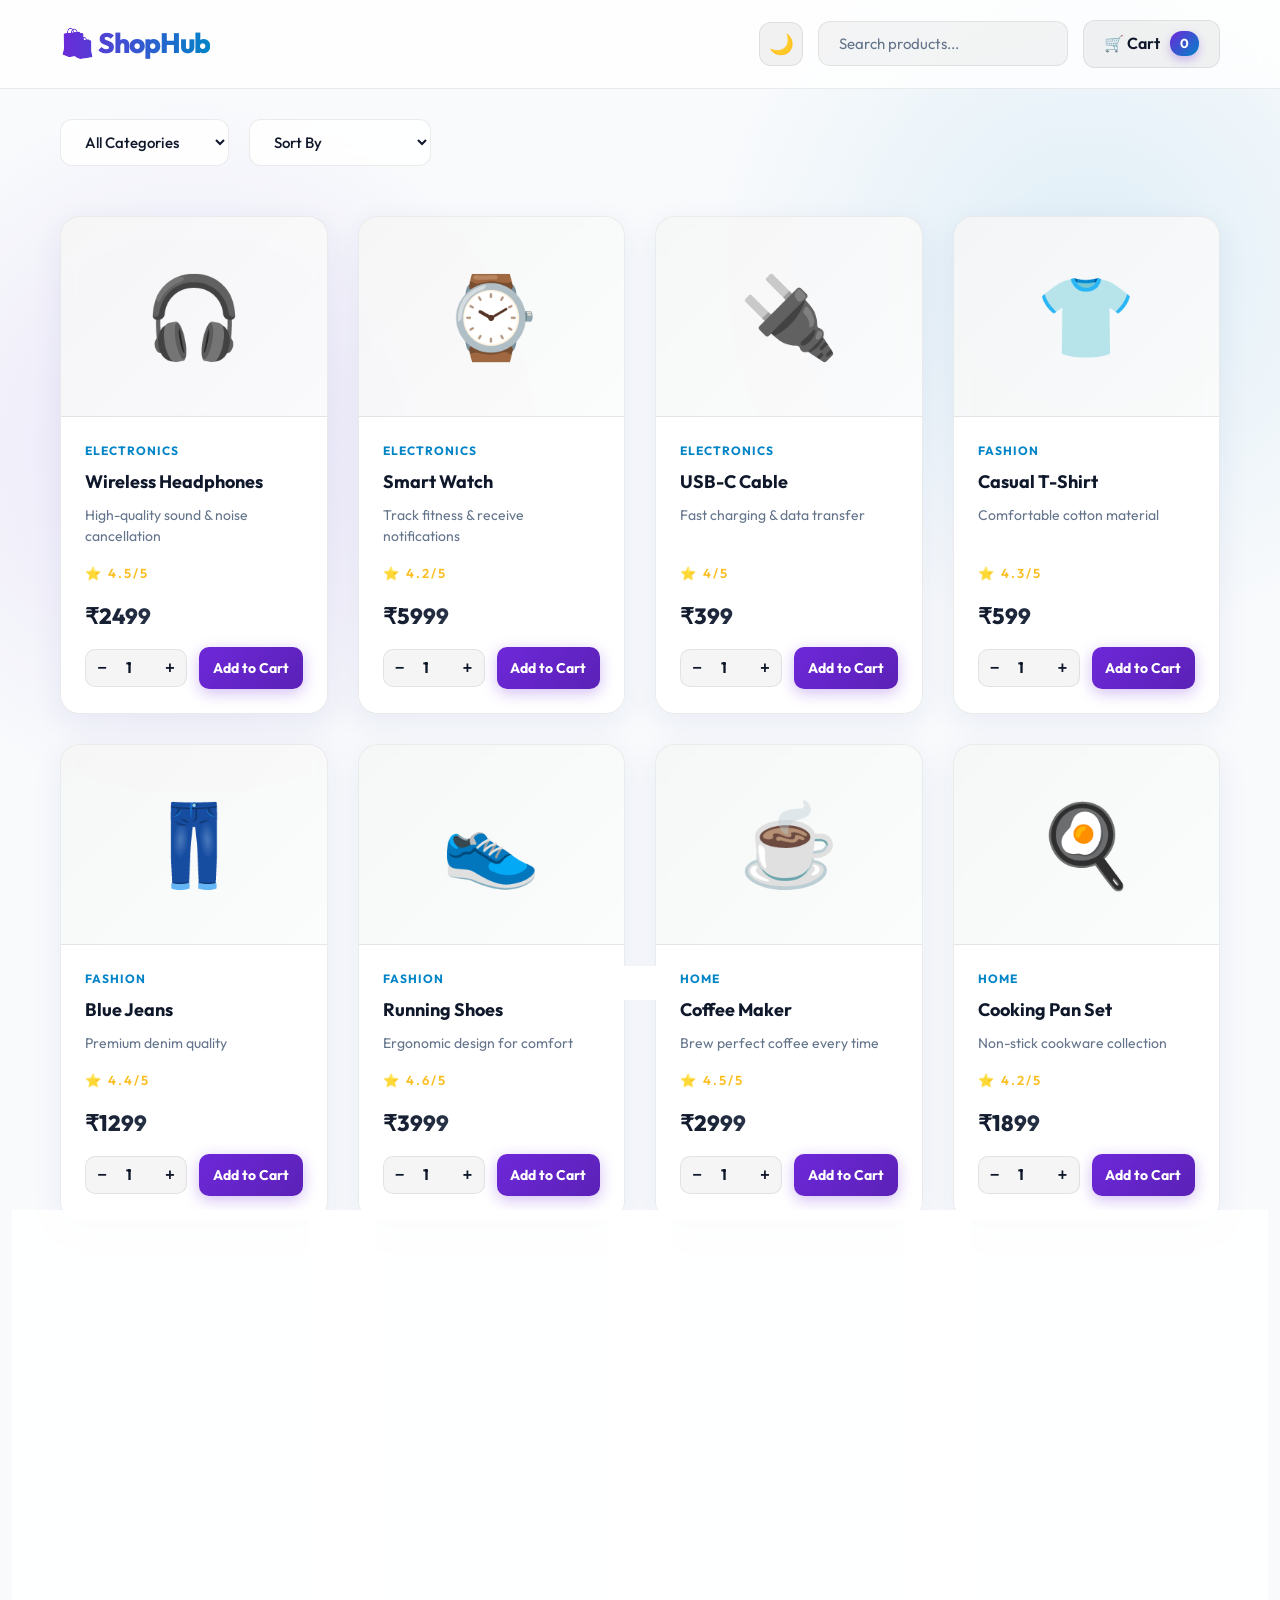
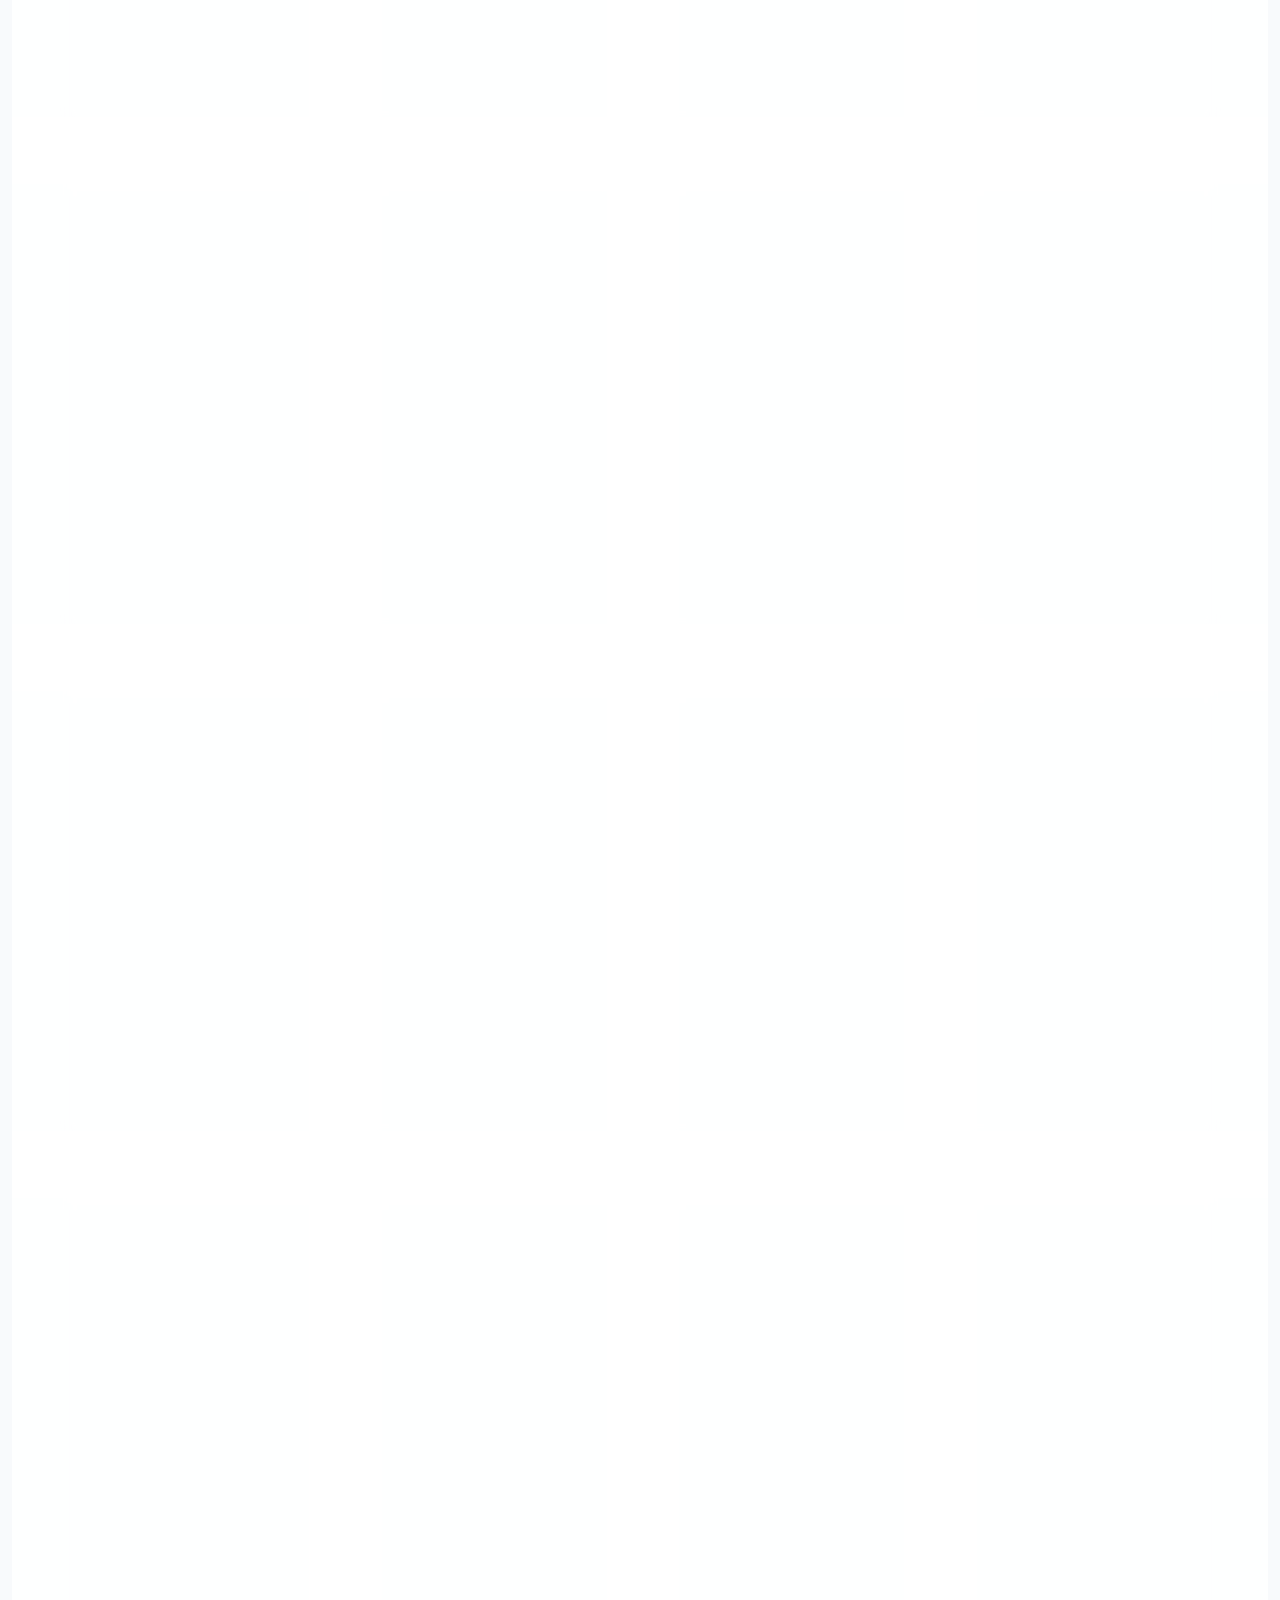
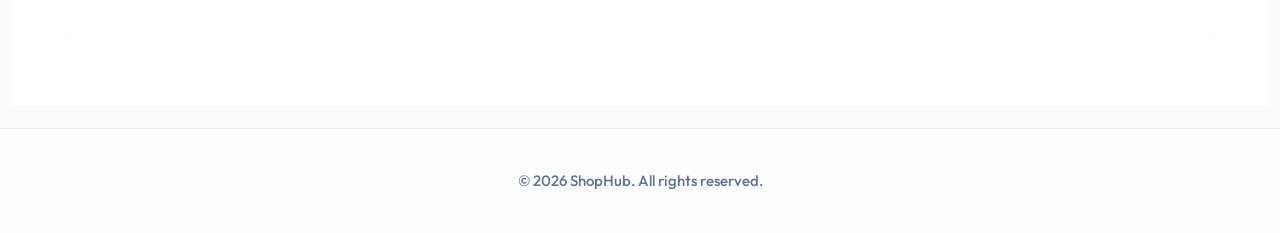
<file: index.html>
<!DOCTYPE html>
<html lang="en">

<head>
    <meta charset="UTF-8">
    <meta name="viewport" content="width=device-width, initial-scale=1.0">
    <title>ShopHub - Online Store</title>
    <link rel="stylesheet" href="style.css">
</head>

<body>
    <!-- Header -->
    <header class="header">
        <div class="container">
            <div class="logo">🛍️ ShopHub</div>
            <div class="nav">
                <button id="themeToggle" class="theme-toggle" aria-label="Toggle Theme">🌙</button>
                <input type="text" id="searchBox" class="search-box" placeholder="Search products...">
                <a href="cart.html" class="cart-link">
                    🛒 Cart <span id="cartCount" class="badge">0</span>
                </a>
            </div>
        </div>
    </header>

    <!-- Filter Section -->
    <section class="filters">
        <div class="container">
            <select id="categoryFilter" class="filter-select">
                <option value="">All Categories</option>
                <option value="electronics">Electronics</option>
                <option value="fashion">Fashion</option>
                <option value="home">Home & Kitchen</option>
                <option value="books">Books</option>
            </select>

            <select id="sortFilter" class="filter-select">
                <option value="">Sort By</option>
                <option value="price-low">Price: Low to High</option>
                <option value="price-high">Price: High to Low</option>
                <option value="name">Product Name</option>
            </select>
        </div>
    </section>

    <!-- Main Content -->
    <main class="container">
        <section class="products">
            <div id="productsList" class="products-grid"></div>
        </section>
    </main>

    <!-- Toast Notification -->
    <div id="toast" class="toast"></div>

    <!-- Footer -->
    <footer class="footer">
        <p>&copy; 2026 ShopHub. All rights reserved.</p>
    </footer>

    <script src="script.js"></script>
</body>

</html>
</file>
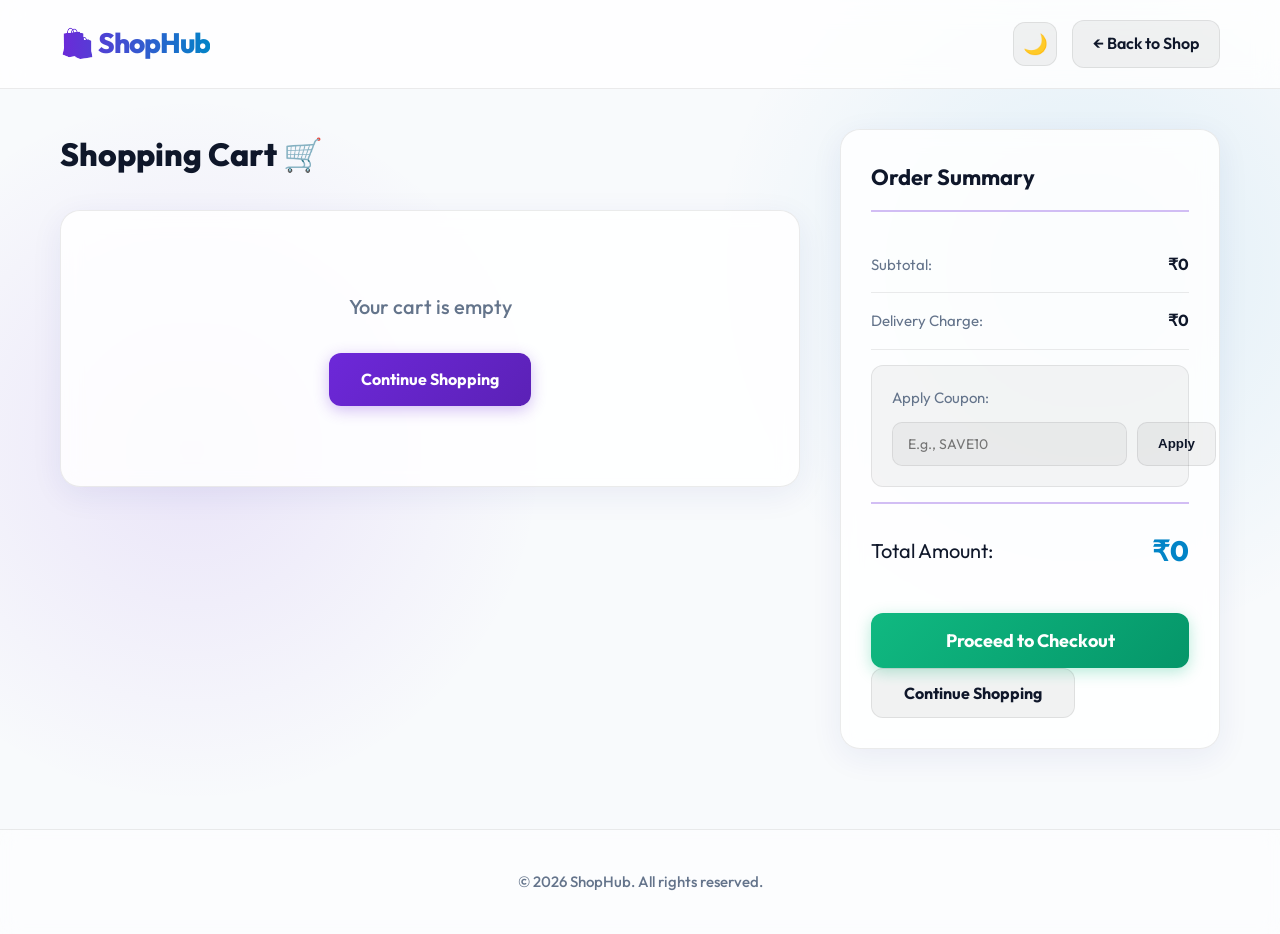
<file: cart.html>
<!DOCTYPE html>
<html lang="en">

<head>
    <meta charset="UTF-8">
    <meta name="viewport" content="width=device-width, initial-scale=1.0">
    <title>Shopping Cart - ShopHub</title>
    <link rel="stylesheet" href="style.css">
</head>

<body>
    <!-- Header -->
    <header class="header">
        <div class="container">
            <div class="logo">🛍️ ShopHub</div>
            <div class="nav">
                <button id="themeToggle" class="theme-toggle" aria-label="Toggle Theme">🌙</button>
                <a href="index.html" class="back-link">← Back to Shop</a>
            </div>
        </div>
    </header>

    <!-- Main Content -->
    <main class="container">
        <div class="cart-wrapper">
            <!-- Cart Items Section -->
            <section class="cart-section">
                <h1>Shopping Cart 🛒</h1>

                <div id="cartContainer">
                    <div id="emptyCart" class="empty-cart">
                        <p>Your cart is empty</p>
                        <a href="index.html" class="btn-primary">Continue Shopping</a>
                    </div>

                    <table id="cartTable" class="cart-table" style="display: none;">
                        <thead>
                            <tr>
                                <th>Product</th>
                                <th>Price</th>
                                <th>Quantity</th>
                                <th>Subtotal</th>
                                <th>Action</th>
                            </tr>
                        </thead>
                        <tbody id="cartItems"></tbody>
                    </table>
                </div>
            </section>

            <!-- Summary Section -->
            <section class="summary-section">
                <div class="summary-box">
                    <h2>Order Summary</h2>

                    <div class="summary-row">
                        <span>Subtotal:</span>
                        <span id="subtotalPrice">₹0</span>
                    </div>

                    <div class="summary-row">
                        <span>Delivery Charge:</span>
                        <span id="deliveryCharge">₹0</span>
                    </div>

                    <div class="summary-row discount">
                        <label for="couponCode">Apply Coupon:</label>
                        <div class="coupon-input">
                            <input type="text" id="couponCode" placeholder="E.g., SAVE10">
                            <button id="applyCoupon" class="btn-coupon">Apply</button>
                        </div>
                    </div>

                    <div id="discountRow" class="summary-row discount" style="display: none;">
                        <span>Discount:</span>
                        <span id="discountPrice" class="discount-value">-₹0</span>
                    </div>

                    <div class="summary-row total">
                        <span>Total Amount:</span>
                        <span id="totalPrice">₹0</span>
                    </div>

                    <button id="checkoutBtn" class="btn-checkout">Proceed to Checkout</button>
                    <button id="continueShopping" class="btn-secondary">Continue Shopping</button>
                </div>
            </section>
        </div>
    </main>

    <!-- Checkout Modal -->
    <div id="checkoutModal" class="modal" style="display: none;">
        <div class="modal-content">
            <span class="close" id="closeModal">&times;</span>

            <h2>Checkout</h2>

            <!-- Delivery Address -->
            <div class="form-section">
                <h3>📍 Delivery Address</h3>
                <input type="text" id="fullName" class="form-input" placeholder="Full Name" required>
                <input type="email" id="email" class="form-input" placeholder="Email Address" required>
                <input type="text" id="phone" class="form-input" placeholder="Phone Number" required>
                <input type="text" id="address" class="form-input" placeholder="Street Address" required>
                <input type="text" id="city" class="form-input" placeholder="City" required>
                <input type="text" id="zipcode" class="form-input" placeholder="Zip Code" required>
            </div>

            <!-- Payment Method -->
            <div class="form-section">
                <h3>💳 Payment Method</h3>
                <div class="payment-options">
                    <label class="radio-label">
                        <input type="radio" name="payment" value="card" checked>
                        Credit/Debit Card
                    </label>
                    <label class="radio-label">
                        <input type="radio" name="payment" value="upi">
                        UPI/Google Pay
                    </label>
                    <label class="radio-label">
                        <input type="radio" name="payment" value="cod">
                        Cash on Delivery
                    </label>
                </div>
            </div>

            <!-- Final Total -->
            <div class="form-section">
                <div class="final-total">
                    <span>Final Amount:</span>
                    <span id="finalTotal">₹0</span>
                </div>
            </div>

            <!-- Place Order Button -->
            <button id="placeOrderBtn" class="btn-checkout btn-full">Place Order</button>
        </div>
    </div>

    <!-- Success Modal -->
    <div id="successModal" class="modal" style="display: none;">
        <div class="modal-content success-modal">
            <div class="success-icon">✓</div>
            <h2>Order Placed Successfully! 🎉</h2>
            <p id="orderNumber"></p>
            <p>Thank you for your purchase!</p>
            <p class="small-text">Your order confirmation has been sent to your email.</p>
            <button id="backToShop" class="btn-primary">Back to Shop</button>
        </div>
    </div>

    <!-- Toast Notification -->
    <div id="toast" class="toast"></div>

    <!-- Footer -->
    <footer class="footer">
        <p>&copy; 2026 ShopHub. All rights reserved. </p>
    </footer>

    <script src="script.js"></script>
</body>

</html>
</file>
<file: style.css>
/* ==================== Global Styles ==================== */
@import url('https://fonts.googleapis.com/css2?family=Outfit:wght@300;400;500;600;700;800&display=swap');

* {
    margin: 0;
    padding: 0;
    box-sizing: border-box;
}

:root {
    --primary-color: #ffffff;
    --accent-color: #6d28d9;
    --accent-hover: #5b21b6;
    --secondary-accent: #0284c7;
    --light-bg: rgba(255, 255, 255, 0.85);
    --bg: #f8fafc;
    --text-dark: #0f172a;
    --text-light: #64748b;
    --success-color: #10b981;
    --danger-color: #ef4444;
    --glass-border: 1px solid rgba(0, 0, 0, 0.08);
    --glass-shadow: 0 8px 32px 0 rgba(31, 38, 135, 0.07);
    
    --header-bg: rgba(255, 255, 255, 0.8);
    --input-bg: rgba(0, 0, 0, 0.04);
    --input-focus: rgba(0, 0, 0, 0.08);
    --btn-bg: rgba(0, 0, 0, 0.05);
    --btn-hover: rgba(0, 0, 0, 0.08);
    --img-bg: linear-gradient(135deg, rgba(0,0,0,0.03) 0%, rgba(0,0,0,0.01) 100%);
    --modal-overlay: rgba(255, 255, 255, 0.4);
    --modal-bg: #ffffff;
    --toast-bg: rgba(255, 255, 255, 0.95);
    --toast-text: #0f172a;
    --footer-bg: rgba(255, 255, 255, 0.5);
    --radial-bg-1: rgba(109, 40, 217, 0.1);
    --radial-bg-2: rgba(2, 132, 199, 0.1);
}

body[data-theme="dark"] {
    --primary-color: #0f172a;
    --accent-color: #8b5cf6;
    --accent-hover: #7c3aed;
    --secondary-accent: #06b6d4;
    --light-bg: rgba(30, 41, 59, 0.7);
    --bg: #020617;
    --text-dark: #f8fafc;
    --text-light: #cbd5e1;
    --success-color: #10b981;
    --danger-color: #f43f5e;
    --glass-border: 1px solid rgba(255, 255, 255, 0.05);
    --glass-shadow: 0 8px 32px 0 rgba(0, 0, 0, 0.3);
    
    --header-bg: rgba(15, 23, 42, 0.8);
    --input-bg: rgba(0, 0, 0, 0.3);
    --input-focus: rgba(0, 0, 0, 0.5);
    --btn-bg: rgba(255, 255, 255, 0.05);
    --btn-hover: rgba(255, 255, 255, 0.1);
    --img-bg: linear-gradient(135deg, rgba(255,255,255,0.05) 0%, rgba(255,255,255,0.01) 100%);
    --modal-overlay: rgba(2, 6, 23, 0.8);
    --modal-bg: #0f172a;
    --toast-bg: rgba(15, 23, 42, 0.95);
    --toast-text: #f8fafc;
    --footer-bg: rgba(15, 23, 42, 0.5);
    --radial-bg-1: rgba(139, 92, 246, 0.15);
    --radial-bg-2: rgba(6, 182, 212, 0.15);
}

body {
    font-family: 'Outfit', -apple-system, BlinkMacSystemFont, 'Segoe UI', Roboto, sans-serif;
    line-height: 1.6;
    color: var(--text-dark);
    background-color: var(--bg);
    background-image: 
        radial-gradient(circle at 15% 50%, var(--radial-bg-1), transparent 30%),
        radial-gradient(circle at 85% 30%, var(--radial-bg-2), transparent 30%);
    background-attachment: fixed;
    min-height: 100vh;
    transition: background-color 0.4s ease, color 0.4s ease;
}

.container {
    max-width: 1200px;
    margin: 0 auto;
    padding: 0 20px;
}

/* ==================== Header ==================== */
.theme-toggle {
    background: var(--btn-bg);
    border: var(--glass-border);
    color: var(--text-dark);
    font-size: 20px;
    width: 44px;
    height: 44px;
    border-radius: 12px;
    cursor: pointer;
    display: flex;
    align-items: center;
    justify-content: center;
    transition: all 0.3s ease;
}

.theme-toggle:hover {
    background: var(--btn-hover);
    transform: translateY(-2px);
}

.header {
    background: var(--header-bg);
    backdrop-filter: blur(12px);
    -webkit-backdrop-filter: blur(12px);
    border-bottom: var(--glass-border);
    padding: 20px 0;
    position: sticky;
    top: 0;
    z-index: 100;
}

.header .container {
    display: flex;
    justify-content: space-between;
    align-items: center;
}

.logo {
    font-size: 28px;
    font-weight: 800;
    cursor: pointer;
    background: linear-gradient(to right, var(--accent-color), var(--secondary-accent));
    -webkit-background-clip: text;
    -webkit-text-fill-color: transparent;
    letter-spacing: -1px;
}

.nav {
    display: flex;
    gap: 15px;
    align-items: center;
    flex-wrap: wrap;
}

.search-box {
    padding: 12px 20px;
    border: var(--glass-border);
    border-radius: 12px;
    width: 250px;
    font-size: 15px;
    background: var(--input-bg);
    color: var(--text-dark);
    font-family: inherit;
    transition: all 0.3s ease;
}

.search-box::placeholder {
    color: var(--text-light);
}

.search-box:focus {
    background: var(--input-focus);
    border-color: var(--accent-color);
    box-shadow: 0 0 0 3px rgba(139, 92, 246, 0.2);
    outline: none;
}

.cart-link, .back-link {
    display: flex;
    align-items: center;
    gap: 10px;
    color: var(--text-dark);
    text-decoration: none;
    font-weight: 600;
    padding: 10px 20px;
    background: var(--btn-bg);
    border: var(--glass-border);
    border-radius: 12px;
    transition: all 0.3s ease;
}

.cart-link:hover, .back-link:hover {
    background: var(--btn-hover);
    transform: translateY(-2px);
}

.badge {
    background: linear-gradient(135deg, var(--accent-color), var(--secondary-accent));
    color: white;
    padding: 2px 10px;
    border-radius: 12px;
    font-size: 13px;
    font-weight: 700;
    box-shadow: 0 4px 10px rgba(109, 40, 217, 0.3);
}

/* ==================== Filters ==================== */
.filters {
    padding: 30px 0;
    margin-bottom: 20px;
}

.filters .container {
    display: flex;
    gap: 20px;
    align-items: center;
    flex-wrap: wrap;
}

.filter-select {
    padding: 12px 20px;
    border: var(--glass-border);
    border-radius: 12px;
    font-size: 15px;
    cursor: pointer;
    background: var(--light-bg);
    color: var(--text-dark);
    font-family: inherit;
    font-weight: 500;
    backdrop-filter: blur(10px);
    transition: all 0.3s ease;
}

.filter-select:hover, .filter-select:focus {
    border-color: var(--accent-color);
    outline: none;
    box-shadow: 0 0 15px rgba(109, 40, 217, 0.15);
}

.filter-select option {
    background: var(--primary-color);
    color: var(--text-dark);
}

/* ==================== Products Grid ==================== */
.products-grid {
    display: grid;
    grid-template-columns: repeat(auto-fill, minmax(260px, 1fr));
    gap: 30px;
}

.product-card {
    background: var(--light-bg);
    border-radius: 20px;
    overflow: hidden;
    border: var(--glass-border);
    backdrop-filter: blur(10px);
    box-shadow: var(--glass-shadow);
    transition: all 0.4s cubic-bezier(0.4, 0, 0.2, 1);
    display: flex;
    flex-direction: column;
}

.product-card:hover {
    transform: translateY(-8px) scale(1.02);
    border-color: rgba(109, 40, 217, 0.4);
    box-shadow: 0 20px 40px rgba(0, 0, 0, 0.15);
}

.product-image {
    width: 100%;
    height: 200px;
    background: var(--img-bg);
    display: flex;
    align-items: center;
    justify-content: center;
    font-size: 80px;
    border-bottom: var(--glass-border);
    transition: transform 0.4s ease;
}

.product-card:hover .product-image {
    transform: scale(1.1);
}

.product-info {
    padding: 24px;
    display: flex;
    flex-direction: column;
    flex-grow: 1;
    z-index: 1;
    background: var(--light-bg);
}

.product-category {
    font-size: 12px;
    color: var(--secondary-accent);
    font-weight: 700;
    text-transform: uppercase;
    letter-spacing: 1px;
    margin-bottom: 8px;
}

.product-name {
    font-size: 18px;
    font-weight: 700;
    margin: 0 0 8px 0;
    color: var(--text-dark);
}

.product-description {
    font-size: 14px;
    color: var(--text-light);
    margin-bottom: 16px;
    line-height: 1.5;
    flex-grow: 1;
}

.product-price {
    font-size: 22px;
    font-weight: 800;
    background: linear-gradient(to right, var(--text-dark), var(--text-light));
    -webkit-background-clip: text;
    -webkit-text-fill-color: transparent;
    margin-bottom: 12px;
}

.product-rating {
    font-size: 13px;
    color: #fbbf24;
    margin-bottom: 16px;
    font-weight: 600;
    letter-spacing: 2px;
}

.product-controls {
    display: flex;
    gap: 12px;
    align-items: center;
    margin-top: auto;
}

.quantity-control {
    display: flex;
    align-items: center;
    border: var(--glass-border);
    border-radius: 10px;
    background: var(--input-bg);
    overflow: hidden;
}

.quantity-control button {
    width: 32px;
    height: 36px;
    border: none;
    background: transparent;
    cursor: pointer;
    font-weight: bold;
    font-size: 16px;
    color: var(--text-dark);
    transition: all 0.2s ease;
}

.quantity-control button:hover {
    background: var(--btn-hover);
    color: var(--accent-color);
}

.quantity-control input {
    width: 36px;
    border: none;
    text-align: center;
    background: transparent;
    font-weight: 700;
    color: var(--text-dark);
    outline: none;
    font-size: 15px;
    font-family: inherit;
}

.btn-add-cart {
    flex: 1;
    padding: 12px;
    background: linear-gradient(135deg, var(--accent-color), var(--accent-hover));
    color: white;
    border: none;
    border-radius: 10px;
    cursor: pointer;
    font-weight: 700;
    font-size: 14px;
    font-family: inherit;
    transition: all 0.3s ease;
    box-shadow: 0 4px 15px rgba(109, 40, 217, 0.3);
    position: relative;
    overflow: hidden;
}

.btn-add-cart::after {
    content: '';
    position: absolute;
    top: 0;
    left: -100%;
    width: 50%;
    height: 100%;
    background: linear-gradient(90deg, transparent, rgba(255,255,255,0.2), transparent);
    transform: skewX(-20deg);
    transition: 0.5s;
}

.btn-add-cart:hover::after {
    left: 150%;
}

.btn-add-cart:hover {
    box-shadow: 0 6px 20px rgba(109, 40, 217, 0.5);
    transform: translateY(-2px);
}

.btn-add-cart:active {
    transform: scale(0.96);
}

/* ==================== Buttons ==================== */
.btn-primary, .btn-secondary, .btn-checkout {
    padding: 14px 32px;
    border: none;
    border-radius: 12px;
    font-size: 16px;
    font-weight: 700;
    font-family: inherit;
    cursor: pointer;
    transition: all 0.3s ease;
    text-decoration: none;
    display: inline-block;
    text-align: center;
}

.btn-primary {
    background: linear-gradient(135deg, var(--accent-color), var(--accent-hover));
    color: white;
    box-shadow: 0 4px 15px rgba(109, 40, 217, 0.3);
}

.btn-primary:hover {
    box-shadow: 0 8px 25px rgba(109, 40, 217, 0.5);
    transform: translateY(-2px);
}

.btn-secondary {
    background: var(--btn-bg);
    color: var(--text-dark);
    border: var(--glass-border);
}

.btn-secondary:hover {
    background: var(--btn-hover);
    transform: translateY(-2px);
}

.btn-checkout {
    background: linear-gradient(135deg, var(--success-color), #059669);
    color: white;
    width: 100%;
    padding: 16px;
    font-size: 18px;
    margin-top: 24px;
    box-shadow: 0 4px 15px rgba(16, 185, 129, 0.3);
}

.btn-checkout:hover {
    box-shadow: 0 8px 25px rgba(16, 185, 129, 0.5);
    transform: translateY(-2px);
}

.btn-full {
    width: 100%;
}

.btn-coupon {
    padding: 10px 20px;
    background: var(--btn-bg);
    color: var(--text-dark);
    border: var(--glass-border);
    border-radius: 10px;
    cursor: pointer;
    font-weight: 700;
    transition: all 0.2s ease;
}

.btn-coupon:hover {
    background: var(--secondary-accent);
    color: #fff;
    border-color: var(--secondary-accent);
}

/* ==================== Cart Page ==================== */
.cart-wrapper {
    display: grid;
    grid-template-columns: 1fr 380px;
    gap: 40px;
    margin: 40px 0;
    align-items: start;
}

@media (max-width: 992px) {
    .cart-wrapper {
        grid-template-columns: 1fr;
    }
}

.cart-section h1 {
    margin-bottom: 30px;
    color: var(--text-dark);
    font-size: 32px;
    font-weight: 800;
}

.empty-cart {
    text-align: center;
    padding: 80px 20px;
    background: var(--light-bg);
    border-radius: 20px;
    box-shadow: var(--glass-shadow);
    border: var(--glass-border);
    backdrop-filter: blur(10px);
}

.empty-cart p {
    font-size: 20px;
    color: var(--text-light);
    margin-bottom: 30px;
    font-weight: 500;
}

.cart-table {
    width: 100%;
    border-collapse: separate;
    border-spacing: 0;
    background: var(--light-bg);
    border-radius: 20px;
    overflow: hidden;
    border: var(--glass-border);
    box-shadow: var(--glass-shadow);
    backdrop-filter: blur(10px);
}

.cart-table thead {
    background: var(--input-bg);
}

.cart-table th, .cart-table td {
    padding: 20px;
    text-align: left;
    border-bottom: var(--glass-border);
    font-size: 15px;
}

.cart-table th {
    font-weight: 700;
    color: var(--text-light);
    text-transform: uppercase;
    font-size: 13px;
    letter-spacing: 1px;
}

.cart-table tr:last-child td {
    border-bottom: none;
}

.product-cell {
    display: flex;
    align-items: center;
    gap: 20px;
}

.product-cell-icon {
    font-size: 40px;
    width: 70px;
    height: 70px;
    display: flex;
    align-items: center;
    justify-content: center;
    background: var(--input-bg);
    border-radius: 16px;
    border: var(--glass-border);
}

.btn-remove {
    background: rgba(244, 63, 94, 0.1);
    color: var(--danger-color);
    border: 1px solid rgba(244, 63, 94, 0.2);
    padding: 8px 16px;
    border-radius: 8px;
    cursor: pointer;
    font-size: 13px;
    transition: all 0.3s ease;
    font-weight: 600;
    font-family: inherit;
}

.btn-remove:hover {
    background: var(--danger-color);
    color: white;
    transform: translateY(-2px);
    box-shadow: 0 4px 12px rgba(244, 63, 94, 0.3);
}

/* ==================== Summary Section ==================== */
.summary-section {
    position: sticky;
    top: 120px;
}

.summary-box {
    background: var(--light-bg);
    padding: 30px;
    border-radius: 20px;
    border: var(--glass-border);
    box-shadow: var(--glass-shadow);
    backdrop-filter: blur(10px);
}

.summary-box h2 {
    margin-bottom: 25px;
    font-size: 22px;
    color: var(--text-dark);
    border-bottom: 2px solid rgba(109, 40, 217, 0.3);
    padding-bottom: 15px;
    font-weight: 700;
}

.summary-row {
    display: flex;
    justify-content: space-between;
    align-items: center;
    padding: 15px 0;
    border-bottom: var(--glass-border);
    font-size: 15px;
    color: var(--text-light);
}

.summary-row span:last-child {
    font-weight: 700;
    color: var(--text-dark);
    font-size: 16px;
}

.summary-row.total {
    font-size: 20px;
    color: var(--text-dark);
    border: none;
    padding-top: 25px;
    margin-top: 15px;
    border-top: 2px solid rgba(109, 40, 217, 0.3);
}

.summary-row.total span:last-child {
    font-size: 28px;
    font-weight: 800;
    color: var(--secondary-accent);
}

.summary-row.discount {
    flex-direction: column;
    align-items: flex-start;
    gap: 12px;
    border: none;
    padding: 20px;
    background: var(--input-bg);
    border-radius: 12px;
    margin: 15px 0;
    border: var(--glass-border);
}

.discount-value {
    color: var(--success-color) !important;
    font-weight: 700;
}

.coupon-input {
    display: flex;
    gap: 10px;
    width: 100%;
}

.coupon-input input {
    flex: 1;
    padding: 12px 15px;
    border: var(--glass-border);
    border-radius: 10px;
    font-size: 14px;
    background: var(--input-bg);
    color: var(--text-dark);
    font-family: inherit;
    transition: all 0.3s ease;
}

.coupon-input input:focus {
    border-color: var(--secondary-accent);
    outline: none;
    box-shadow: 0 0 10px rgba(2, 132, 199, 0.2);
}

/* ==================== Modal ==================== */
.modal {
    position: fixed;
    top: 0;
    left: 0;
    width: 100%;
    height: 100%;
    background: var(--modal-overlay);
    backdrop-filter: blur(8px);
    -webkit-backdrop-filter: blur(8px);
    display: flex;
    align-items: center;
    justify-content: center;
    z-index: 1000;
    animation: fadeIn 0.3s ease;
}

@keyframes fadeIn {
    from { opacity: 0; }
    to { opacity: 1; }
}

.modal-content {
    background: var(--modal-bg);
    padding: 50px;
    border-radius: 24px;
    max-width: 550px;
    width: 90%;
    max-height: 90vh;
    overflow-y: auto;
    position: relative;
    border: var(--glass-border);
    box-shadow: 0 25px 50px -12px rgba(0, 0, 0, 0.5);
    animation: slideUp 0.4s cubic-bezier(0.16, 1, 0.3, 1);
}

@keyframes slideUp {
    from { transform: translateY(40px); opacity: 0; }
    to { transform: translateY(0); opacity: 1; }
}

.modal-content h2 {
    margin-bottom: 30px;
    color: var(--text-dark);
    font-size: 28px;
    font-weight: 800;
}

.close {
    position: absolute;
    top: 20px;
    right: 25px;
    font-size: 32px;
    font-weight: 300;
    cursor: pointer;
    color: var(--text-light);
    transition: all 0.2s ease;
    line-height: 1;
}

.close:hover {
    color: var(--text-dark);
    transform: rotate(90deg);
}

.form-section {
    margin-bottom: 35px;
}

.form-section h3 {
    margin-bottom: 20px;
    font-size: 18px;
    color: var(--secondary-accent);
    font-weight: 600;
    letter-spacing: 0.5px;
}

.form-input {
    width: 100%;
    padding: 15px 20px;
    margin-bottom: 15px;
    border: var(--glass-border);
    border-radius: 12px;
    font-size: 15px;
    background: var(--input-bg);
    color: var(--text-dark);
    font-family: inherit;
    transition: all 0.3s ease;
}

.form-input:focus {
    border-color: var(--accent-color);
    outline: none;
    box-shadow: 0 0 0 3px rgba(109, 40, 217, 0.2);
}

.payment-options {
    display: flex;
    flex-direction: column;
    gap: 15px;
}

.radio-label {
    display: flex;
    align-items: center;
    gap: 15px;
    padding: 15px 20px;
    border: var(--glass-border);
    border-radius: 12px;
    cursor: pointer;
    transition: all 0.2s ease;
    background: var(--input-bg);
    font-weight: 500;
    font-size: 16px;
}

.radio-label:hover {
    background: var(--btn-hover);
}

.radio-label input[type="radio"] {
    cursor: pointer;
    width: 18px;
    height: 18px;
    accent-color: var(--accent-color);
}

.final-total {
    display: flex;
    justify-content: space-between;
    padding: 20px;
    background: linear-gradient(135deg, rgba(109, 40, 217, 0.1), rgba(2, 132, 199, 0.1));
    border-radius: 16px;
    font-size: 18px;
    font-weight: 800;
    color: var(--text-dark);
    border: var(--glass-border);
}

.success-modal {
    text-align: center;
    max-width: 450px;
    padding: 50px 40px;
}

.success-icon {
    width: 90px;
    height: 90px;
    margin: 0 auto 30px;
    background: linear-gradient(135deg, var(--success-color), #059669);
    color: white;
    font-size: 45px;
    display: flex;
    align-items: center;
    justify-content: center;
    border-radius: 50%;
    box-shadow: 0 10px 30px rgba(16, 185, 129, 0.3);
    animation: successBounce 0.8s cubic-bezier(0.16, 1, 0.3, 1) forwards;
}

@keyframes successBounce {
    0% { transform: scale(0); }
    50% { transform: scale(1.2); }
    100% { transform: scale(1); }
}

.success-modal h2 {
    color: var(--success-color);
    margin-bottom: 20px;
    font-size: 26px;
}

.success-modal p {
    margin: 12px 0;
    color: var(--text-light);
    font-size: 16px;
    line-height: 1.6;
}

.small-text {
    font-size: 13px;
    color: var(--text-light);
    margin-top: 20px;
}

/* ==================== Toast Notification ==================== */
.toast {
    position: fixed;
    bottom: -100px;
    left: 50%;
    transform: translateX(-50%);
    background: var(--toast-bg);
    color: var(--toast-text);
    padding: 16px 30px;
    border-radius: 16px;
    z-index: 2000;
    transition: all 0.4s cubic-bezier(0.16, 1, 0.3, 1);
    max-width: 400px;
    text-align: center;
    font-weight: 600;
    font-size: 15px;
    border: var(--glass-border);
    box-shadow: var(--toast-shadow);
    backdrop-filter: blur(10px);
}

.toast.show {
    bottom: 40px;
}

.toast.success {
    border-left: 4px solid var(--success-color);
}

.toast.error {
    border-left: 4px solid var(--danger-color);
}

/* ==================== Footer ==================== */
.footer {
    border-top: var(--glass-border);
    background: var(--footer-bg);
    backdrop-filter: blur(10px);
    color: var(--text-light);
    text-align: center;
    padding: 40px 0;
    margin-top: 80px;
    font-size: 15px;
    font-weight: 500;
}

/* ==================== Responsive Design ==================== */
@media (max-width: 768px) {
    .header .container {
        flex-direction: column;
        gap: 20px;
    }

    .search-box {
        width: 100%;
    }

    .nav {
        width: 100%;
        justify-content: space-between;
        gap: 15px;
    }

    .products-grid {
        grid-template-columns: repeat(auto-fill, minmax(200px, 1fr));
        gap: 20px;
    }

    .cart-table th {
        display: none;
    }

    .cart-table td {
        display: block;
        border: none;
        padding: 10px 20px;
    }

    .cart-table tr {
        display: block;
        background: var(--input-bg);
        margin-bottom: 20px;
        border-radius: 16px;
        padding: 10px 0;
    }

    .cart-table td:first-child {
        border-bottom: var(--glass-border);
    }

    .btn-remove {
        width: 100%;
        margin-top: 10px;
    }

    .product-cell {
        flex-direction: column;
        text-align: center;
    }
}

/* ==================== Animations ==================== */
@keyframes pulse {
    0%, 100% {
        opacity: 1;
    }
    50% {
        opacity: 0.7;
    }
}

.loading {
    animation: pulse 1s infinite;
}
</file>
